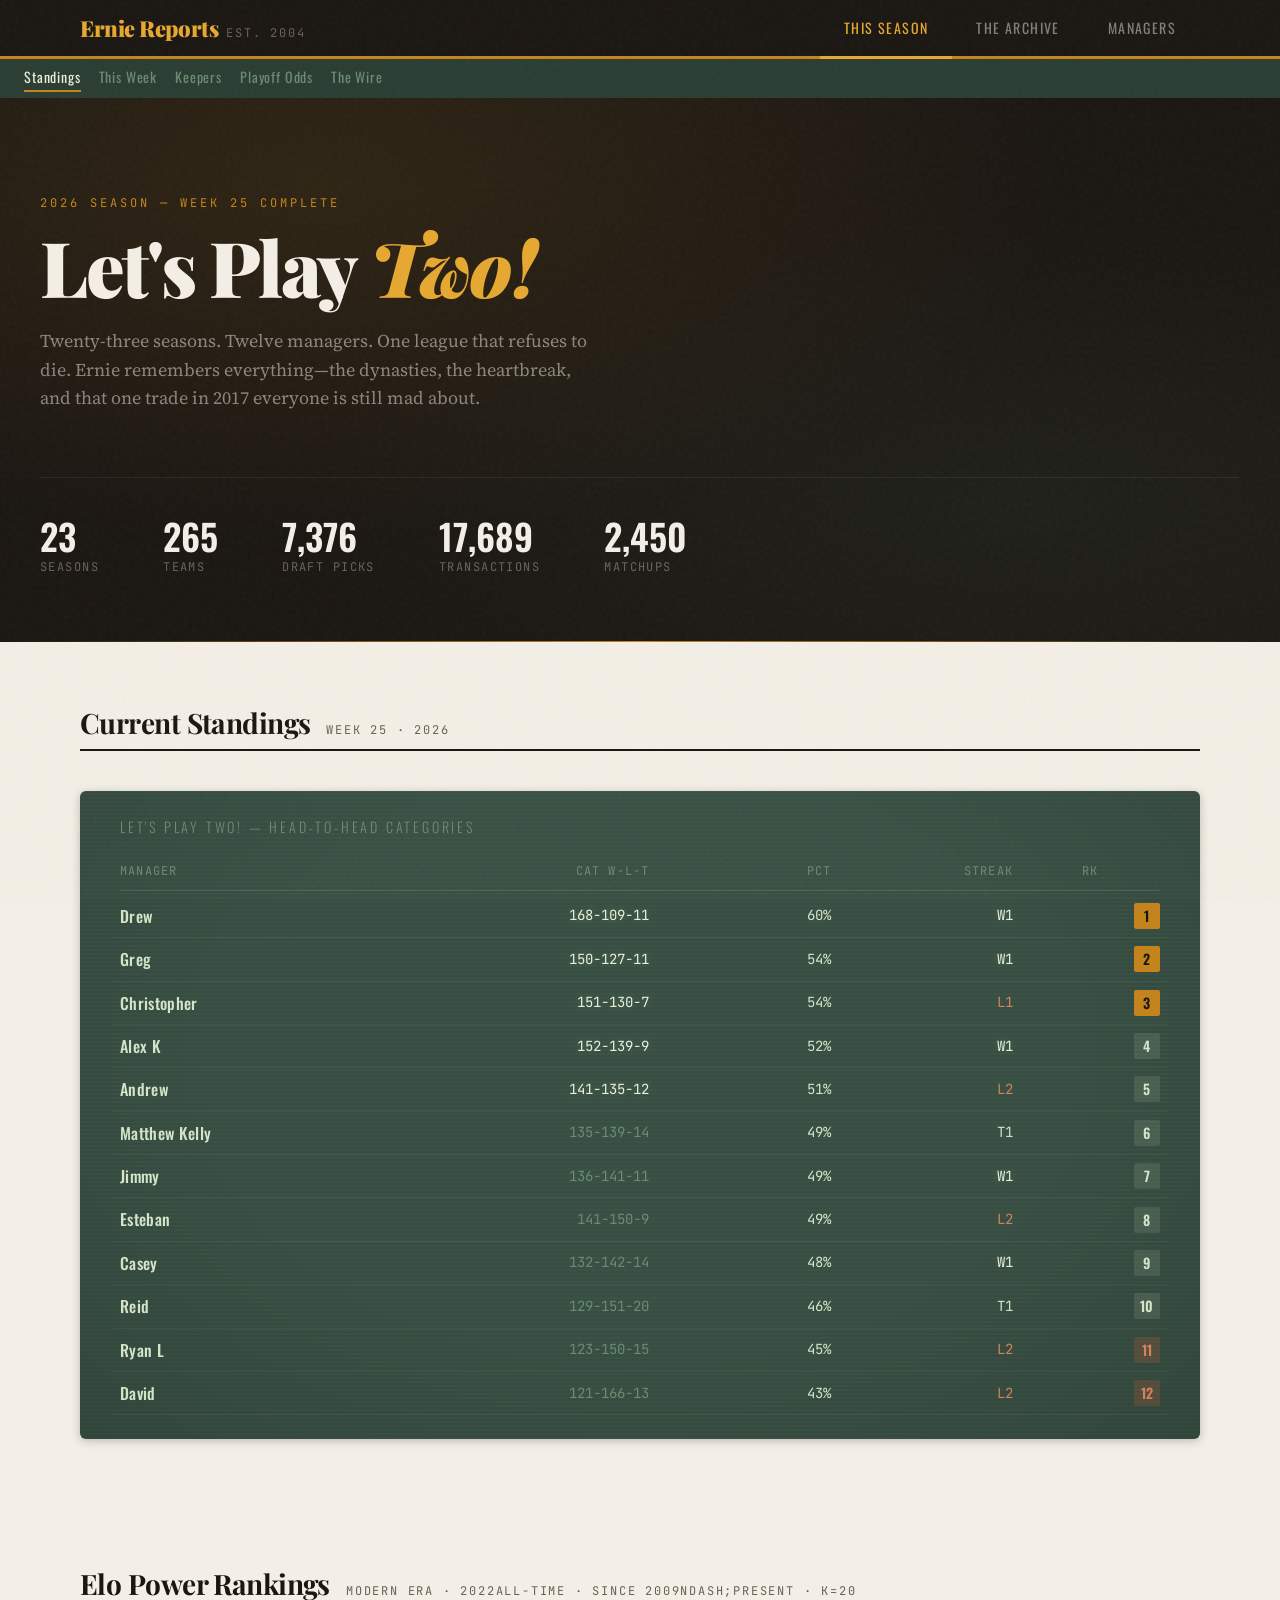
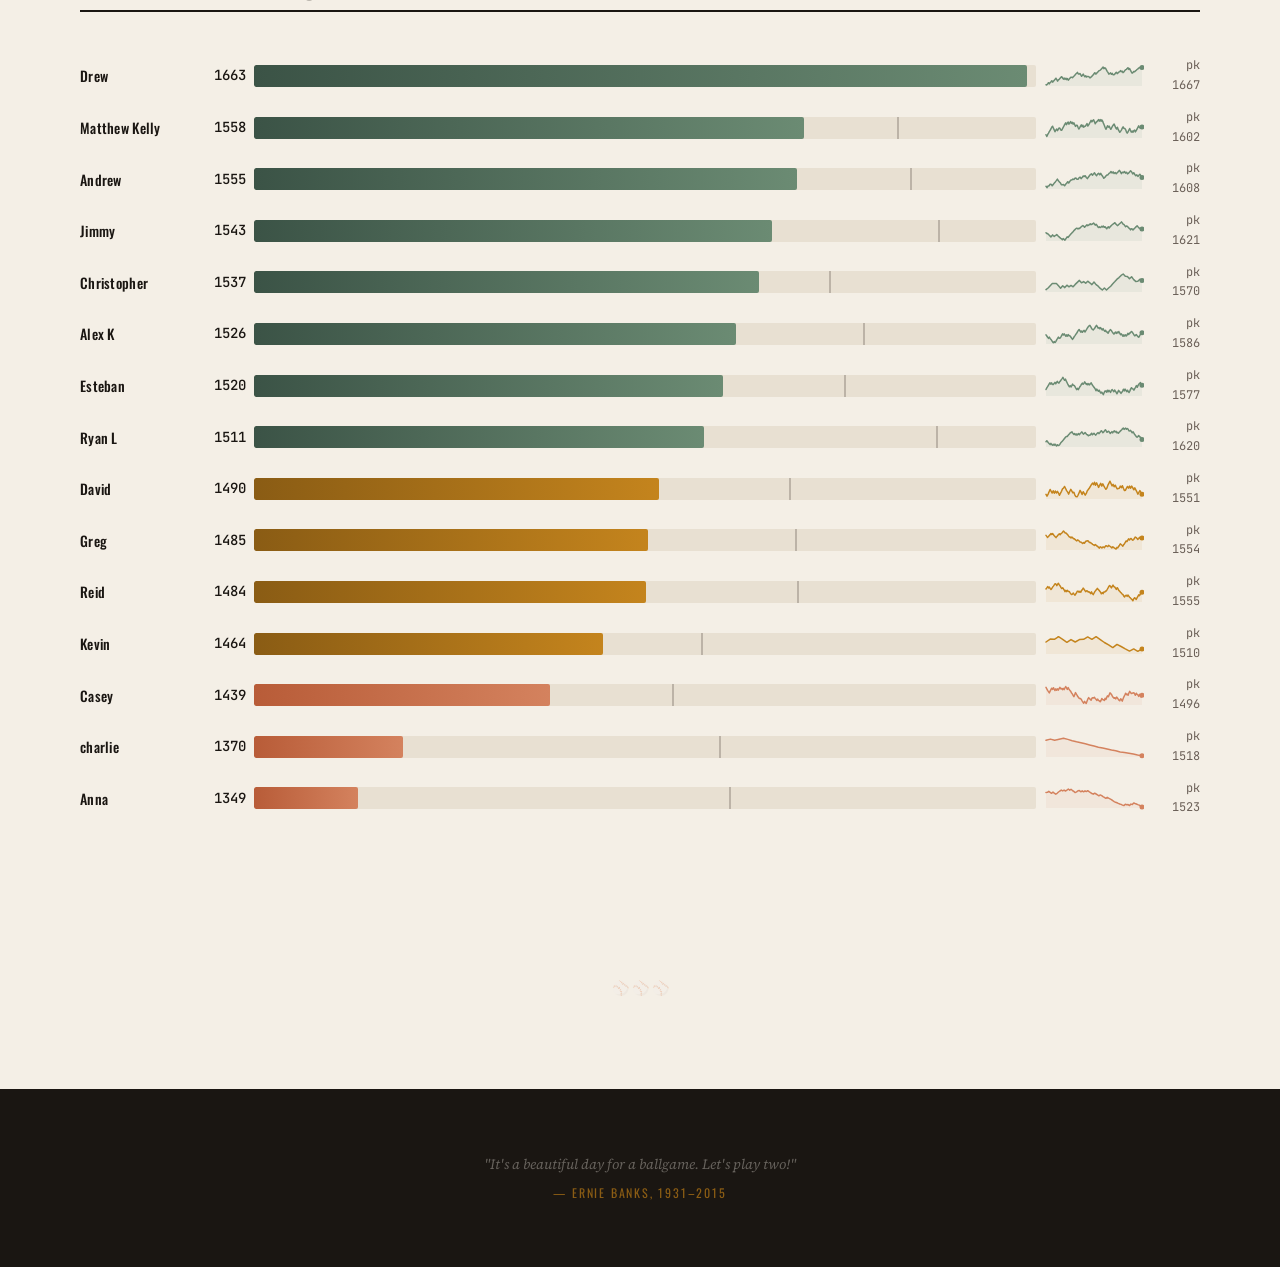
<file: index.html>
<!DOCTYPE html>
<html lang="en">
<head>
<meta charset="UTF-8">
<meta name="viewport" content="width=device-width, initial-scale=1.0">
<title>Ernie Reports — Let's Play Two!</title>
<meta name="description" content="Historical analytics and weekly coverage for the Let's Play Two! fantasy baseball league. Est. 2004.">

<!-- Fonts -->
<link rel="preconnect" href="https://fonts.googleapis.com">
<link rel="preconnect" href="https://fonts.gstatic.com" crossorigin>
<link href="https://fonts.googleapis.com/css2?family=Playfair+Display:ital,wght@0,400;0,700;0,900;1,400&family=Source+Serif+4:ital,opsz,wght@0,8..60,300;0,8..60,400;0,8..60,600;1,8..60,400&family=JetBrains+Mono:wght@300;400;500&family=Oswald:wght@300;400;500;600&display=swap" rel="stylesheet">

<!-- Styles -->
<link rel="stylesheet" href="src/css/tokens.css?v=202609231512">
<link rel="stylesheet" href="src/css/layout.css?v=202609231512">
<link rel="stylesheet" href="src/css/components.css?v=202609231512">

<!-- Data (auto-generated by: python -m src.cli export) -->
<script src="src/data/data.js?v=202609231512"></script>
<script src="src/data/keepers.js?v=202609231512"></script>
</head>
<body>

<!-- ════════════════════════════════════════════════════════
     NAVIGATION
     ════════════════════════════════════════════════════════ -->
<nav class="masthead">
  <div class="masthead-inner">
    <div class="masthead-brand">
      <span class="logo">Ernie Reports</span>
      <span class="byline">Est. 2004</span>
    </div>
    <div class="masthead-nav" id="section-nav">
      <a data-section="season" class="nav-section">This Season</a>
      <a data-section="archive" class="nav-section">The Archive</a>
      <a data-section="managers" class="nav-section">Managers</a>
    </div>
    <button class="hamburger" id="hamburger" aria-label="Menu">
      <span></span><span></span><span></span>
    </button>
  </div>
</nav>
<div class="subnav" id="subnav" style="background:var(--board-dark,#2A3D32);padding:6px 24px;display:flex;gap:18px;flex-wrap:wrap"></div>


<!-- ════════════════════════════════════════════════════════
     PAGE: HOME
     ════════════════════════════════════════════════════════ -->
<div id="page-home">

  <section class="hero">
    <div class="hero-inner">
      <div class="hero-eyebrow" id="hero-eyebrow">2026 Season</div>
      <h1 class="hero-title">Let's Play <em>Two!</em></h1>
      <p class="hero-subtitle">
        Twenty-three seasons. Twelve managers. One league that refuses to die.
        Ernie remembers everything&mdash;the dynasties, the heartbreak, and that
        one trade in 2017 everyone is still mad about.
      </p>
      <div class="hero-stats-strip">
        <div class="hero-stat">
          <div class="hero-stat-value" id="hero-stat-seasons">—</div>
          <div class="hero-stat-label">Seasons</div>
        </div>
        <div class="hero-stat">
          <div class="hero-stat-value" id="hero-stat-teams">—</div>
          <div class="hero-stat-label">Teams</div>
        </div>
        <div class="hero-stat">
          <div class="hero-stat-value" id="hero-stat-picks">—</div>
          <div class="hero-stat-label">Draft Picks</div>
        </div>
        <div class="hero-stat">
          <div class="hero-stat-value" id="hero-stat-txns">—</div>
          <div class="hero-stat-label">Transactions</div>
        </div>
        <div class="hero-stat">
          <div class="hero-stat-value" id="hero-stat-matchups">—</div>
          <div class="hero-stat-label">Matchups</div>
        </div>
      </div>
    </div>
  </section>

  <!-- Standings Scoreboard -->
  <section class="section animate-in">
    <div class="section-header">
      <h2 class="section-title">Current Standings</h2>
      <span class="section-subtitle" id="standings-subtitle">Loading...</span>
    </div>
    <div class="scoreboard">
      <div class="scoreboard-title">Let's Play Two! &mdash; Head-to-Head Categories</div>
      <div class="scoreboard-row cols-5 header">
        <span>Manager</span>
        <span style="text-align:right">Cat W-L-T</span>
        <span style="text-align:right">Pct</span>
        <span style="text-align:right">Streak</span>
        <span style="text-align:center">Rk</span>
      </div>
      <div id="standings-body"></div>
    </div>
  </section>

  <!-- Elo Power Rankings -->
  <section class="section animate-in">
    <div class="section-header">
      <h2 class="section-title">Elo Power Rankings</h2>
      <span class="section-subtitle">Modern Era &middot; 2022<span class="section-subtitle">All-Time &middot; Since 2009</span>ndash;Present &middot; K=20</span>
    </div>
    <div class="elo-timeline stagger" id="elo-body"></div>
  </section>

  <hr class="divider ornate">
</div>


<!-- ════════════════════════════════════════════════════════
     PAGE: MANAGERS
     ════════════════════════════════════════════════════════ -->
<div id="page-managers" style="display:none">
  <!-- rebuilt 2026-08: careers + rivalry grid, no composite grading -->
  <section class="section">
    <div class="section-header">
      <h2 class="section-title">Manager Profiles</h2>
      <span class="section-subtitle">Careers &amp; Rivalries &middot; Est. 2004</span>
    </div>
    <div class="manager-grid stagger" id="managers-grid"></div>
  </section>
</div>


<!-- ════════════════════════════════════════════════════════
     PAGE: MATCHUPS
     ════════════════════════════════════════════════════════ -->
<div id="page-keepers" style="display:none">
  <section class="section">
    <div class="section-header">
      <h2 class="section-title">Keeper Status</h2>
      <span class="section-subtitle" id="keepers-subtitle">2027 Outlook</span>
    </div>
    <p style="max-width:680px;color:var(--ink-muted);margin-bottom:var(--space-md)">
      Every rostered player's keeper contract for 2027 &mdash; price, origin, and the
      last year he can be kept. Rules: draft contracts run three years, in-season
      waiver claims one more year at the winning bid, and status travels with the
      player. <a id="keepers-download" href="downloads/LPT-Keeper-Status-2026.xlsx"
      style="color:var(--board)">Download the spreadsheet</a>.
    </p>
    <div id="keepers-filter" style="display:flex;gap:8px;flex-wrap:wrap;margin-bottom:var(--space-md)"></div>
    <div id="keepers-body"></div>
  </section>
</div>

<div id="page-report-cards" style="display:none">
  <section class="section">
    <div class="section-header">
      <h2 class="section-title">Season Report Cards</h2>
      <span class="section-subtitle" id="rc-subtitle">2026 Season</span>
    </div>
    <p style="max-width:720px;color:var(--ink-muted);margin-bottom:var(--space-md)">
      How each manager actually built his 2026 team &mdash; what the draft returned, what the
      wire and the trade market added, and what carries into next spring. Every figure is
      <strong>WAR</strong>: category wins above replacement, measured against what a
      freely available player would have produced in the same roster slot. Ranks are shown
      beside each number; there are no grades here, and no overall score.
    </p>
    <div id="rc-body"></div>
  </section>
</div>

<div id="page-matchups" style="display:none">
  <section class="section">
    <div class="section-header">
      <h2 class="section-title">Weekly Matchups</h2>
      <span class="section-subtitle" id="matchups-subtitle">Loading...</span>
    </div>
    <div class="matchup-stack" id="matchups-body"></div>
  </section>
</div>


<!-- ════════════════════════════════════════════════════════
     PAGE: DRAFT ROOM
     ════════════════════════════════════════════════════════ -->
<div id="page-draft" style="display:none">
  <section class="section">
    <div class="section-header">
      <h2 class="section-title">Draft Room</h2>
      <span class="section-subtitle">
        <select id="draft-year-select" style="font-family:var(--font-mono);font-size:var(--text-xs);
          background:var(--parchment);border:1px solid var(--parchment-deep);padding:2px 6px;
          border-radius:var(--radius);color:var(--ink-muted)"></select>
      </span>
    </div>
    <div id="draft-body"></div>
  </section>
</div>


<!-- ════════════════════════════════════════════════════════
     PAGE: SEASON REPLAY
     ════════════════════════════════════════════════════════ -->
<div id="page-replay" style="display:none">
  <section class="section">
    <div class="section-header">
      <h2 class="section-title">Season Replay</h2>
      <span class="section-subtitle">
        <select id="replay-year-select" style="font-family:var(--font-mono);font-size:var(--text-xs);
          background:var(--parchment);border:1px solid var(--parchment-deep);padding:2px 6px;
          border-radius:var(--radius);color:var(--ink-muted)"></select>
      </span>
    </div>

    <!-- Playback controls -->
    <div style="display:flex;align-items:center;gap:var(--space-md);margin-bottom:var(--space-lg)">
      <button id="replay-play" style="font-family:var(--font-stat);font-size:var(--text-sm);
        padding:var(--space-sm) var(--space-lg);background:var(--board);color:var(--board-text);
        border:none;border-radius:var(--radius);cursor:pointer;letter-spacing:0.05em">&#9654; Play</button>
      <button id="replay-reset" style="font-family:var(--font-stat);font-size:var(--text-sm);
        padding:var(--space-sm) var(--space-lg);background:var(--parchment-deep);color:var(--ink-muted);
        border:none;border-radius:var(--radius);cursor:pointer;letter-spacing:0.05em">&#8634; Reset</button>
      <span id="replay-week-label" style="font-family:var(--font-mono);font-size:var(--text-xs);color:var(--ink-muted)">Week 1</span>
      <div style="flex:1;height:4px;background:var(--parchment-deep);border-radius:99px;overflow:hidden">
        <div id="replay-progress" style="height:100%;width:0%;background:var(--amber);border-radius:99px;transition:width 0.3s ease"></div>
      </div>
    </div>

    <div id="replay-body"></div>
  </section>
</div>


<!-- ════════════════════════════════════════════════════════
     PAGE: POWER RANKINGS
     ════════════════════════════════════════════════════════ -->
<div id="page-power" style="display:none">
  <section class="section">
    <div class="section-header">
      <h2 class="section-title">Power Rankings</h2>
      <span class="section-subtitle">All-Time Composite</span>
    </div>
    <div class="two-col">
      <div id="power-body"></div>
      <div>
        <div class="scoreboard" style="position:sticky;top:80px" id="power-records-wrapper">
          <div class="scoreboard-title">All-Time Records</div>
          <div id="power-records"></div>
        </div>
      </div>
    </div>
  </section>
</div>


<!-- ════════════════════════════════════════════════════════
     PAGE: THE WIRE
     ════════════════════════════════════════════════════════ -->
<div id="page-wire" style="display:none">
  <section class="section">
    <div class="section-header">
      <h2 class="section-title">The Wire</h2>
      <span class="section-subtitle">Transaction Activity</span>
    </div>
    <div id="wire-body"></div>
  </section>
</div>


<!-- ════════════════════════════════════════════════════════
     PAGE: NEWSLETTER
     ════════════════════════════════════════════════════════ -->
<div id="page-newsletter" style="display:none">
  <section class="section">
    <div class="section-header">
      <h2 class="section-title">The Newsletter</h2>
      <span class="section-subtitle">Ernie's Column</span>
    </div>
    <div style="display:grid;grid-template-columns:220px 1fr;gap:var(--space-xl)">
      <!-- Archive sidebar -->
      <div style="border-right:1px solid var(--parchment-deep);padding-right:var(--space-md)">
        <div style="font-family:var(--font-mono);font-size:var(--text-xs);text-transform:uppercase;
          letter-spacing:0.15em;color:var(--ink-muted);margin-bottom:var(--space-md)">Archive</div>
        <div id="newsletter-list"></div>
      </div>
      <!-- Content -->
      <div class="newsletter-card" id="newsletter-content">
        <div style="padding:var(--space-xl);color:var(--ink-muted);font-style:italic">Select a newsletter...</div>
      </div>
    </div>
  </section>
</div>


<!-- ════════════════════════════════════════════════════════
     PAGE: HISTORY
     ════════════════════════════════════════════════════════ -->
<div id="page-odds" style="display:none">
  <section class="section">
    <div class="section-header">
      <h2 class="section-title">Playoff Odds</h2>
      <span class="section-subtitle">Model S &middot; 20,000 simulations weekly</span>
    </div>
    <p style="max-width:640px;color:var(--ink-muted);margin-bottom:var(--space-md)">
      Rest-of-season Monte Carlo: each week's odds are computed from what was knowable
      that week &mdash; records to date, the real remaining schedule, and team quality
      from weekly category performances. Click legend names to highlight teams; switch
      metrics for byes, the title, and the Last Derby.
    </p>
    <iframe src="playoff-odds.html" title="Interactive playoff odds chart"
      style="width:100%;height:720px;border:1px solid var(--parchment-deep);border-radius:8px;background:#fcfcfb"></iframe>
  </section>
</div>

<div id="page-records" style="display:none">
  <section class="section">
    <div class="section-header">
      <h2 class="section-title">Records &amp; Champions</h2>
      <span class="section-subtitle">The Permanent Ledger</span>
    </div>
    <div id="records-champions"></div>
    <div class="two-col" style="margin-top:var(--space-xl)">
      <div id="records-alltime"></div>
      <div id="records-titles"></div>
    </div>
  </section>
</div>

<div id="page-history" style="display:none">
  <section class="section">
    <div class="section-header">
      <h2 class="section-title">League History</h2>
      <span class="section-subtitle">The Complete Record</span>
    </div>
    <div class="two-col">
      <div class="timeline stagger" id="history-timeline"></div>
      <div>
        <div class="scoreboard" style="position:sticky;top:80px" id="history-champs"></div>
      </div>
    </div>
  </section>
</div>


<!-- ════════════════════════════════════════════════════════
     FOOTER
     ════════════════════════════════════════════════════════ -->
<footer class="site-footer">
  <p>"It's a beautiful day for a ballgame. Let's play two!"</p>
  <span class="attribution">&mdash; Ernie Banks, 1931&ndash;2015</span>
</footer>

<!-- App Script -->
<script src="src/js/app.js?v=202609231512"></script>

</body>
</html>
</file>
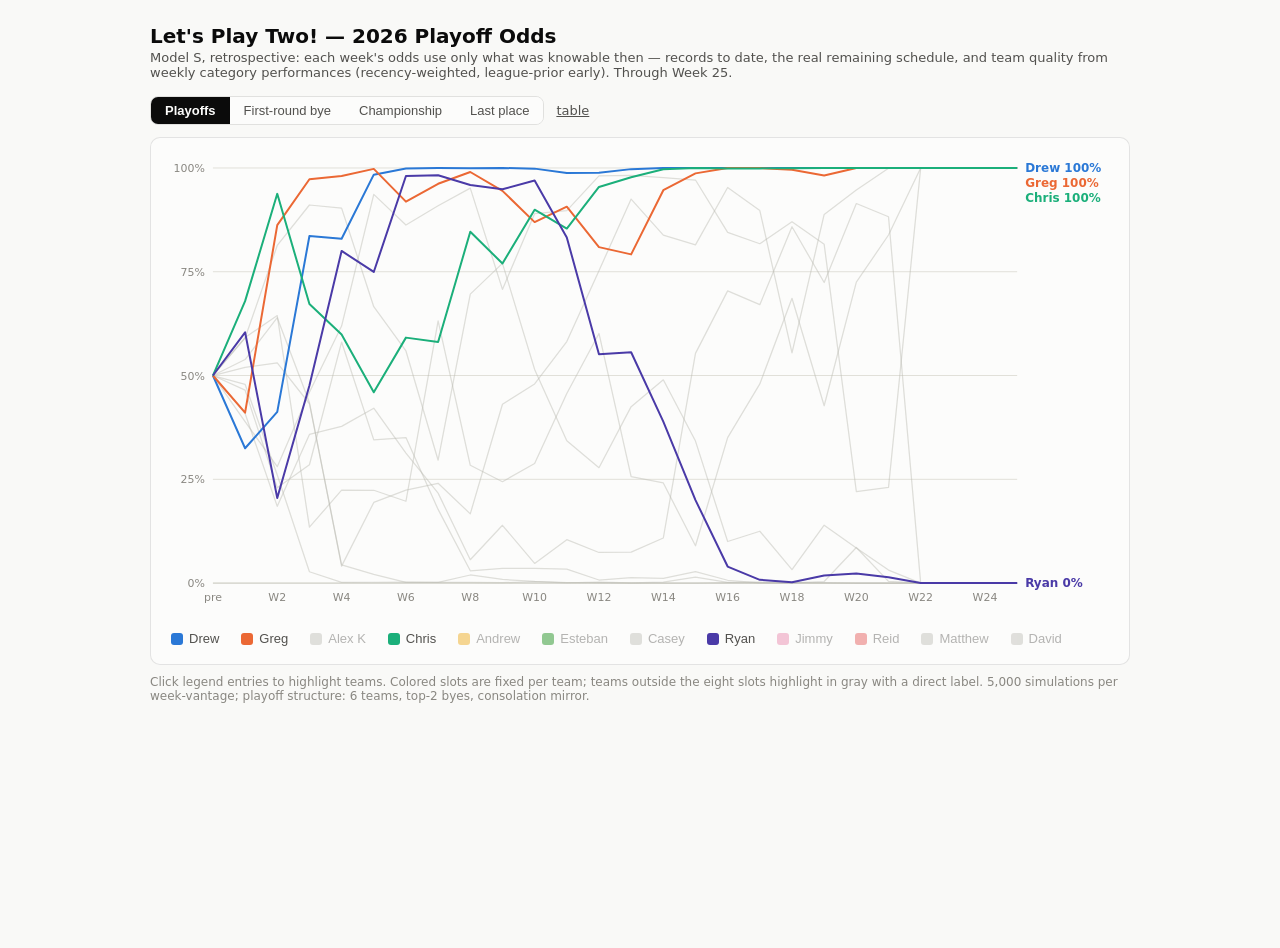
<file: playoff-odds.html>
<!doctype html>
<html lang="en" data-theme="light"><head><meta charset="utf-8">
<meta name="viewport" content="width=device-width, initial-scale=1">
<title>LPT 2026 — Playoff Odds</title>
<style>
.viz-root {
  color-scheme: light;
  --surface-1:#fcfcfb; --page:#f9f9f7;
  --ink-1:#0b0b0b; --ink-2:#52514e; --muted:#898781;
  --grid:#e1e0d9; --axis:#c3c2b7; --ring:rgba(11,11,11,0.10);
  --gray-line:#b9b8b0;
}
@media (prefers-color-scheme: dark) {
  :root:where(:not([data-theme="light"])) .viz-root {
    color-scheme: dark;
    --surface-1:#1a1a19; --page:#0d0d0d;
    --ink-1:#ffffff; --ink-2:#c3c2b7; --muted:#898781;
    --grid:#2c2c2a; --axis:#383835; --ring:rgba(255,255,255,0.10);
    --gray-line:#55544f;
  }
}
:root[data-theme="dark"] .viz-root {
  color-scheme: dark;
  --surface-1:#1a1a19; --page:#0d0d0d;
  --ink-1:#ffffff; --ink-2:#c3c2b7; --muted:#898781;
  --grid:#2c2c2a; --axis:#383835; --ring:rgba(255,255,255,0.10);
  --gray-line:#55544f;
}
body { margin:0; font-family: system-ui, -apple-system, "Segoe UI", sans-serif; }
.viz-root { background:var(--page); color:var(--ink-1); min-height:100vh; padding:24px 16px; }
.wrap { max-width: 980px; margin: 0 auto; }
h1 { font-size: 20px; margin: 0 0 2px; }
.sub { color: var(--ink-2); font-size: 13px; margin-bottom: 16px; }
.controls { display:flex; gap:12px; flex-wrap:wrap; align-items:center; margin-bottom:12px; }
.seg { display:inline-flex; border:1px solid var(--ring); border-radius:8px; overflow:hidden; }
.seg button { border:0; background:var(--surface-1); color:var(--ink-2); padding:6px 14px; font-size:13px; cursor:pointer; }
.seg button.on { background:var(--ink-1); color:var(--surface-1); font-weight:600; }
.card { background:var(--surface-1); border:1px solid var(--ring); border-radius:10px; padding:16px; }
svg text { font-family: inherit; }
.tick { font-size:11px; fill:var(--muted); font-variant-numeric: tabular-nums; }
.dlabel { font-size:12px; font-weight:600; }
.legend { display:flex; flex-wrap:wrap; gap:6px 14px; margin-top:12px; }
.chip { display:inline-flex; align-items:center; gap:6px; font-size:13px; color:var(--ink-2);
        cursor:pointer; border:0; background:none; padding:2px 4px; border-radius:6px; }
.chip .sw { width:12px; height:12px; border-radius:3px; }
.chip.off { opacity:.42; }
.chip:hover { background:var(--ring); }
.tt { position:absolute; pointer-events:none; background:var(--surface-1); border:1px solid var(--ring);
      border-radius:8px; padding:8px 10px; font-size:12px; box-shadow:0 2px 10px rgba(0,0,0,.12);
      min-width:150px; display:none; }
.tt .wk { color:var(--muted); margin-bottom:4px; }
.tt .row { display:flex; justify-content:space-between; gap:12px; }
.tt .val { font-variant-numeric: tabular-nums; }
table { border-collapse:collapse; font-size:12px; margin-top:12px; width:100%; }
th, td { border:1px solid var(--grid); padding:3px 7px; text-align:right; font-variant-numeric:tabular-nums; }
th:first-child, td:first-child { text-align:left; }
.foot { color:var(--muted); font-size:12px; margin-top:10px; }
a.tgl { color:var(--ink-2); font-size:13px; cursor:pointer; text-decoration:underline; }
</style></head>
<body><div class="viz-root"><div class="wrap">
<h1>Let's Play Two! — 2026 Playoff Odds</h1>
<div class="sub">Model S, retrospective: each week's odds use only what was knowable then —
records to date, the real remaining schedule, and team quality from weekly category
performances (recency-weighted, league-prior early). Through Week 25.</div>
<div class="controls">
  <div class="seg" id="seg"></div>
  <a class="tgl" id="tabletgl">table</a>
</div>
<div class="card" style="position:relative">
  <svg id="chart" width="100%" viewBox="0 0 948 460" role="img" aria-label="Playoff odds by week"></svg>
  <div class="tt" id="tt"></div>
  <div class="legend" id="legend"></div>
</div>
<div id="tablewrap" style="display:none" class="card"></div>
<div class="foot">Click legend entries to highlight teams. Colored slots are fixed per team;
teams outside the eight slots highlight in gray with a direct label. 5,000 simulations per
week-vantage; playoff structure: 6 teams, top-2 byes, consolation mirror.</div>
</div></div>
<script>
const DATA = [{"id": "1581", "team": "Socking a Few Dingers", "mgr": "Drew", "label": "Drew", "slot": 0, "on": true, "series": {"playoffs": [0.5, 0.3248, 0.4124, 0.836, 0.8294, 0.9839, 0.9988, 0.9999, 0.9995, 0.9999, 0.9984, 0.9879, 0.9886, 0.9972, 0.9999, 1.0, 1.0, 1.0, 1.0, 1.0, 1.0, 1.0, 1.0, 1.0, 1.0, 1.0], "bye": [0.1667, 0.0754, 0.0643, 0.3737, 0.3088, 0.6696, 0.8996, 0.9657, 0.8945, 0.9682, 0.8663, 0.7544, 0.6673, 0.7776, 0.9567, 0.9626, 0.9692, 0.986, 0.9943, 0.9997, 1.0, 1.0, 1.0, 1.0, 1.0, 1.0], "first": [0.0833, 0.0459, 0.0415, 0.1807, 0.1441, 0.2674, 0.3904, 0.4759, 0.4388, 0.5481, 0.425, 0.3393, 0.3009, 0.3503, 0.458, 0.5114, 0.4894, 0.5002, 0.4795, 0.5242, 0.5603, 0.5817, 0.5287, 0.5473, 0.5705, 1.0], "last": [0.0833, 0.1338, 0.0704, 0.0066, 0.0037, 0.0001, 0.0, 0.0, 0.0, 0.0, 0.0, 0.0, 0.0, 0.0, 0.0, 0.0, 0.0, 0.0, 0.0, 0.0, 0.0, 0.0, 0.0, 0.0, 0.0, 0.0]}}, {"id": "1582", "team": "Lollygaggers", "mgr": "Greg", "label": "Greg", "slot": 1, "on": true, "series": {"playoffs": [0.5, 0.4106, 0.8623, 0.9729, 0.9808, 0.9978, 0.9189, 0.9619, 0.9903, 0.9448, 0.8696, 0.9068, 0.8093, 0.7918, 0.9465, 0.987, 0.9997, 0.9997, 0.9955, 0.982, 0.9998, 1.0, 1.0, 1.0, 1.0, 1.0], "bye": [0.1667, 0.1099, 0.4137, 0.7366, 0.7432, 0.8472, 0.2797, 0.3308, 0.5708, 0.3919, 0.198, 0.3606, 0.1357, 0.0608, 0.1442, 0.1461, 0.6865, 0.6997, 0.3375, 0.1398, 0.412, 0.798, 0.0, 0.0, 0.0, 0.0], "first": [0.0833, 0.0599, 0.2384, 0.3971, 0.387, 0.4021, 0.1486, 0.1397, 0.2332, 0.1425, 0.0824, 0.1306, 0.0651, 0.0411, 0.0687, 0.0704, 0.1965, 0.199, 0.1075, 0.0607, 0.0953, 0.1204, 0.0355, 0.0, 0.0, 0.0], "last": [0.0833, 0.103, 0.0062, 0.0005, 0.0001, 0.0, 0.0016, 0.0004, 0.0, 0.0006, 0.0023, 0.0013, 0.0026, 0.0026, 0.0004, 0.0001, 0.0, 0.0, 0.0, 0.0, 0.0, 0.0, 0.0, 0.0, 0.0, 0.0]}}, {"id": "1585", "team": "The Tie-broken-ers", "mgr": "Alex K", "label": "Alex K", "slot": -1, "on": false, "series": {"playoffs": [0.5, 0.3889, 0.2805, 0.4599, 0.6191, 0.9364, 0.8625, 0.9091, 0.9515, 0.7075, 0.8898, 0.8974, 0.981, 0.9824, 0.9765, 0.971, 0.845, 0.8175, 0.8703, 0.8163, 0.2206, 0.2304, 1.0, 1.0, 1.0, 1.0], "bye": [0.1667, 0.1017, 0.0315, 0.0527, 0.0922, 0.3043, 0.1261, 0.1246, 0.1817, 0.0839, 0.2512, 0.3426, 0.6108, 0.4825, 0.2557, 0.0898, 0.0083, 0.0047, 0.0186, 0.0063, 0.0, 0.0, 0.0, 0.0, 0.0, 0.0], "first": [0.0833, 0.058, 0.0199, 0.0379, 0.0702, 0.1855, 0.1186, 0.1174, 0.1476, 0.0675, 0.1536, 0.1999, 0.306, 0.2633, 0.175, 0.1008, 0.0505, 0.0495, 0.0542, 0.0408, 0.0067, 0.0072, 0.0378, 0.0904, 0.0, 0.0], "last": [0.0833, 0.1139, 0.1231, 0.0447, 0.0101, 0.0008, 0.0018, 0.0006, 0.0002, 0.0066, 0.0012, 0.001, 0.0001, 0.0001, 0.0, 0.0001, 0.0007, 0.0003, 0.0, 0.0007, 0.0382, 0.0163, 0.0, 0.0, 0.0, 0.0]}}, {"id": "1586", "team": "Loser By Committee", "mgr": "Christopher", "label": "Chris", "slot": 2, "on": true, "series": {"playoffs": [0.5, 0.6792, 0.9377, 0.6724, 0.599, 0.4597, 0.5913, 0.5807, 0.8463, 0.7699, 0.8994, 0.854, 0.9542, 0.9778, 0.997, 0.9998, 0.9986, 0.999, 0.9994, 0.9999, 1.0, 1.0, 1.0, 1.0, 1.0, 1.0], "bye": [0.1667, 0.2947, 0.6553, 0.1444, 0.0853, 0.0153, 0.0184, 0.0093, 0.0515, 0.0738, 0.1874, 0.2173, 0.4007, 0.4013, 0.5804, 0.7844, 0.308, 0.2978, 0.6247, 0.8179, 0.5683, 0.2, 1.0, 1.0, 1.0, 1.0], "first": [0.0833, 0.1283, 0.2859, 0.0684, 0.0462, 0.0164, 0.0266, 0.0226, 0.0498, 0.0496, 0.1101, 0.1072, 0.1582, 0.1495, 0.1979, 0.2407, 0.1392, 0.1366, 0.2401, 0.2536, 0.2177, 0.1621, 0.2914, 0.2753, 0.4295, 0.0], "last": [0.0833, 0.0441, 0.003, 0.0248, 0.0161, 0.028, 0.0116, 0.008, 0.0016, 0.0027, 0.0006, 0.0012, 0.0, 0.0001, 0.0, 0.0, 0.0, 0.0, 0.0, 0.0, 0.0, 0.0, 0.0, 0.0, 0.0, 0.0]}}, {"id": "1587", "team": "The LA Salary Caps", "mgr": "Andrew", "label": "Andrew", "slot": 3, "on": false, "series": {"playoffs": [0.5, 0.5385, 0.6392, 0.4351, 0.0409, 0.1943, 0.2239, 0.2404, 0.1668, 0.4309, 0.4796, 0.5818, 0.7525, 0.9251, 0.8384, 0.8147, 0.953, 0.8975, 0.5545, 0.8881, 0.9469, 0.9993, 1.0, 1.0, 1.0, 1.0], "bye": [0.1667, 0.1831, 0.1454, 0.0439, 0.0012, 0.0035, 0.0026, 0.0016, 0.0005, 0.0173, 0.022, 0.0644, 0.1077, 0.245, 0.0558, 0.0124, 0.0253, 0.009, 0.0034, 0.0317, 0.0122, 0.002, 0.0, 0.0, 0.0, 0.0], "first": [0.0833, 0.092, 0.0819, 0.0329, 0.0009, 0.0043, 0.0054, 0.005, 0.0028, 0.0175, 0.0306, 0.0678, 0.0909, 0.1613, 0.0786, 0.0514, 0.0941, 0.0797, 0.037, 0.0742, 0.058, 0.0784, 0.0681, 0.0, 0.0, 0.0], "last": [0.0833, 0.0703, 0.0306, 0.0511, 0.2169, 0.0988, 0.0676, 0.0535, 0.0504, 0.019, 0.0146, 0.0078, 0.0024, 0.0002, 0.0018, 0.0022, 0.0001, 0.0, 0.0007, 0.0001, 0.0001, 0.0, 0.0, 0.0, 0.0, 0.0]}}, {"id": "1589", "team": "Dinglerberries", "mgr": "Esteban", "label": "Esteban", "slot": 5, "on": false, "series": {"playoffs": [0.5, 0.5915, 0.6444, 0.1346, 0.2238, 0.2236, 0.1971, 0.6318, 0.2838, 0.2442, 0.2881, 0.4566, 0.6013, 0.2562, 0.2412, 0.0899, 0.3505, 0.4798, 0.6861, 0.4272, 0.7248, 0.8385, 1.0, 1.0, 1.0, 1.0], "bye": [0.1667, 0.219, 0.1651, 0.0085, 0.0124, 0.0032, 0.0016, 0.0207, 0.0023, 0.0044, 0.0058, 0.0279, 0.0333, 0.0027, 0.0009, 0.0001, 0.0, 0.0002, 0.0048, 0.001, 0.0005, 0.0, 0.0, 0.0, 0.0, 0.0], "first": [0.0833, 0.1046, 0.0667, 0.0047, 0.0099, 0.0062, 0.005, 0.0317, 0.0093, 0.0116, 0.0201, 0.0426, 0.0432, 0.0097, 0.0087, 0.0024, 0.0107, 0.0145, 0.0482, 0.0251, 0.0322, 0.0325, 0.0385, 0.087, 0.0, 0.0], "last": [0.0833, 0.0594, 0.0388, 0.2397, 0.0858, 0.0713, 0.0634, 0.0099, 0.0247, 0.0287, 0.0227, 0.0109, 0.0051, 0.033, 0.0386, 0.1071, 0.0133, 0.0025, 0.0005, 0.0063, 0.0035, 0.0, 0.0, 0.0, 0.0, 0.0]}}, {"id": "1583", "team": "'Tungsten Arm' O'Doyle", "mgr": "Casey", "label": "Casey", "slot": -1, "on": false, "series": {"playoffs": [0.5, 0.5904, 0.8133, 0.9108, 0.9032, 0.6657, 0.5592, 0.296, 0.6962, 0.7702, 0.5148, 0.3427, 0.278, 0.425, 0.4897, 0.3421, 0.1001, 0.1249, 0.0324, 0.1394, 0.0847, 0.0313, 0.0, 0.0, 0.0, 0.0], "bye": [0.1667, 0.2188, 0.3366, 0.4558, 0.3535, 0.0432, 0.0226, 0.0043, 0.0283, 0.0807, 0.0211, 0.0168, 0.0065, 0.0065, 0.003, 0.0002, 0.0, 0.0, 0.0, 0.0, 0.0, 0.0, 0.0, 0.0, 0.0, 0.0], "first": [0.0833, 0.1045, 0.15, 0.1631, 0.1171, 0.0241, 0.019, 0.0051, 0.0177, 0.0282, 0.0147, 0.0094, 0.0039, 0.0064, 0.0047, 0.0026, 0.0005, 0.0008, 0.0001, 0.001, 0.0006, 0.0002, 0.0, 0.0, 0.0, 0.0], "last": [0.0833, 0.0611, 0.0112, 0.0032, 0.0019, 0.0142, 0.0222, 0.0636, 0.0087, 0.0057, 0.0225, 0.0445, 0.0446, 0.0255, 0.0241, 0.0551, 0.1075, 0.0477, 0.0874, 0.0729, 0.1041, 0.0552, 0.1764, 0.3131, 0.0, 0.0]}}, {"id": "1584", "team": "Sandberg's Cubbies", "mgr": "Ryan L", "label": "Ryan", "slot": 6, "on": true, "series": {"playoffs": [0.5, 0.6041, 0.2048, 0.4759, 0.8001, 0.7495, 0.9806, 0.9826, 0.9588, 0.9487, 0.9699, 0.8325, 0.5512, 0.5561, 0.3889, 0.1999, 0.0398, 0.0079, 0.0022, 0.0182, 0.0231, 0.014, 0.0, 0.0, 0.0, 0.0], "bye": [0.1667, 0.2303, 0.0207, 0.0718, 0.262, 0.0867, 0.6324, 0.5393, 0.2699, 0.3777, 0.4478, 0.2139, 0.0374, 0.0234, 0.0032, 0.0003, 0.0, 0.0, 0.0, 0.0, 0.0, 0.0, 0.0, 0.0, 0.0, 0.0], "first": [0.0833, 0.1065, 0.0118, 0.0383, 0.1342, 0.0615, 0.2556, 0.1911, 0.0992, 0.1284, 0.1618, 0.0985, 0.0301, 0.0168, 0.0072, 0.0023, 0.0004, 0.0001, 0.0, 0.0002, 0.0001, 0.0001, 0.0, 0.0, 0.0, 0.0], "last": [0.0833, 0.0567, 0.1861, 0.0561, 0.0055, 0.0067, 0.0001, 0.0, 0.0004, 0.0004, 0.0002, 0.0026, 0.0084, 0.0125, 0.0323, 0.1111, 0.2604, 0.323, 0.3515, 0.3294, 0.3496, 0.4043, 0.4122, 0.6869, 1.0, 1.0]}}, {"id": "1588", "team": "Le Bon Mart\u00e9", "mgr": "Jimmy", "label": "Jimmy", "slot": 4, "on": false, "series": {"playoffs": [0.5, 0.4086, 0.1848, 0.3581, 0.3776, 0.4212, 0.3131, 0.2167, 0.0563, 0.1392, 0.0474, 0.1045, 0.0737, 0.0746, 0.1086, 0.5533, 0.7039, 0.6707, 0.8584, 0.724, 0.9143, 0.8824, 0.0, 0.0, 0.0, 0.0], "bye": [0.1667, 0.1106, 0.0149, 0.0358, 0.036, 0.0156, 0.0069, 0.0022, 0.0003, 0.002, 0.0002, 0.0019, 0.0006, 0.0002, 0.0001, 0.0042, 0.0026, 0.0026, 0.0167, 0.0036, 0.0071, 0.0, 0.0, 0.0, 0.0, 0.0], "first": [0.0833, 0.0625, 0.0099, 0.0317, 0.0315, 0.019, 0.0141, 0.0069, 0.001, 0.0056, 0.0011, 0.0035, 0.0014, 0.0015, 0.001, 0.0172, 0.0185, 0.0195, 0.0333, 0.02, 0.0261, 0.0172, 0.0, 0.0, 0.0, 0.0], "last": [0.0833, 0.1034, 0.1818, 0.0682, 0.0337, 0.0297, 0.0307, 0.0415, 0.1136, 0.0644, 0.1468, 0.0953, 0.0977, 0.1074, 0.1007, 0.0207, 0.0054, 0.0027, 0.0003, 0.0045, 0.0014, 0.0025, 0.0, 0.0, 0.0, 0.0]}}, {"id": "1590", "team": "The Sin Eaters!", "mgr": "Reid", "label": "Reid", "slot": 7, "on": false, "series": {"playoffs": [0.5, 0.4788, 0.2605, 0.0273, 0.0017, 0.002, 0.0024, 0.0015, 0.0195, 0.0087, 0.004, 0.0014, 0.0002, 0.0001, 0.0, 0.0001, 0.001, 0.0001, 0.0, 0.0, 0.0, 0.0, 0.0, 0.0, 0.0, 0.0], "bye": [0.1667, 0.1477, 0.0274, 0.0007, 0.0, 0.0, 0.0, 0.0, 0.0, 0.0, 0.0, 0.0, 0.0, 0.0, 0.0, 0.0, 0.0, 0.0, 0.0, 0.0, 0.0, 0.0, 0.0, 0.0, 0.0, 0.0], "first": [0.0833, 0.0774, 0.0202, 0.0009, 0.0, 0.0, 0.0, 0.0, 0.0003, 0.0001, 0.0, 0.0, 0.0, 0.0, 0.0, 0.0, 0.0, 0.0, 0.0, 0.0, 0.0, 0.0, 0.0, 0.0, 0.0, 0.0], "last": [0.0833, 0.0862, 0.1207, 0.3313, 0.3881, 0.4152, 0.3681, 0.3733, 0.1946, 0.2432, 0.2759, 0.2576, 0.349, 0.3419, 0.4223, 0.3738, 0.2415, 0.2436, 0.2711, 0.2393, 0.1573, 0.1121, 0.0912, 0.0, 0.0, 0.0]}}, {"id": "1591", "team": "The Parte's Over", "mgr": "Matthew Kelly", "label": "Matthew", "slot": -1, "on": false, "series": {"playoffs": [0.5, 0.5197, 0.5305, 0.432, 0.0438, 0.0208, 0.0017, 0.0019, 0.0015, 0.0008, 0.0034, 0.0007, 0.0025, 0.0006, 0.0022, 0.0146, 0.0017, 0.0021, 0.0002, 0.0037, 0.0858, 0.0041, 0.0, 0.0, 0.0, 0.0], "bye": [0.1667, 0.1704, 0.1018, 0.0479, 0.001, 0.0001, 0.0, 0.0, 0.0, 0.0, 0.0, 0.0, 0.0, 0.0, 0.0, 0.0, 0.0, 0.0, 0.0, 0.0, 0.0, 0.0, 0.0, 0.0, 0.0, 0.0], "first": [0.0833, 0.0881, 0.0618, 0.0325, 0.001, 0.0002, 0.0, 0.0, 0.0, 0.0, 0.0001, 0.0, 0.0001, 0.0, 0.0, 0.0005, 0.0001, 0.0, 0.0, 0.0001, 0.0031, 0.0002, 0.0, 0.0, 0.0, 0.0], "last": [0.0833, 0.0787, 0.0468, 0.0479, 0.2203, 0.2921, 0.3964, 0.3832, 0.4276, 0.4943, 0.3685, 0.4539, 0.3199, 0.3316, 0.2356, 0.1801, 0.1706, 0.1545, 0.1394, 0.1221, 0.0645, 0.0713, 0.0, 0.0, 0.0, 0.0]}}, {"id": "1592", "team": "Raleighing the Loser's Bracket", "mgr": "David", "label": "David", "slot": -1, "on": false, "series": {"playoffs": [0.5, 0.4649, 0.2295, 0.285, 0.5806, 0.3451, 0.3505, 0.1775, 0.0295, 0.0354, 0.0357, 0.0338, 0.0074, 0.0133, 0.0112, 0.0278, 0.0068, 0.0007, 0.0011, 0.0009, 0.0, 0.0, 0.0, 0.0, 0.0, 0.0], "bye": [0.1667, 0.1385, 0.0232, 0.0281, 0.1045, 0.0111, 0.0101, 0.0014, 0.0, 0.0001, 0.0001, 0.0003, 0.0001, 0.0, 0.0, 0.0, 0.0, 0.0, 0.0, 0.0, 0.0, 0.0, 0.0, 0.0, 0.0, 0.0], "first": [0.0833, 0.0724, 0.0119, 0.0119, 0.0578, 0.0133, 0.0168, 0.0046, 0.0004, 0.0009, 0.0006, 0.0012, 0.0002, 0.0002, 0.0002, 0.0004, 0.0, 0.0, 0.0, 0.0, 0.0, 0.0, 0.0, 0.0, 0.0, 0.0], "last": [0.0833, 0.0893, 0.1812, 0.126, 0.0178, 0.0431, 0.0365, 0.066, 0.1782, 0.1343, 0.1447, 0.1239, 0.1702, 0.1452, 0.1443, 0.1498, 0.2005, 0.2256, 0.149, 0.2246, 0.2813, 0.3383, 0.3203, 0.0, 0.0, 0.0]}}], WEEKS = [0, 1, 2, 3, 4, 5, 6, 7, 8, 9, 10, 11, 12, 13, 14, 15, 16, 17, 18, 19, 20, 21, 22, 23, 24, 25], LIGHTC = ["#2a78d6", "#eb6834", "#1baf7a", "#eda100", "#e87ba4", "#008300", "#4a3aa7", "#e34948"], DARKC = ["#3987e5", "#d95926", "#199e70", "#c98500", "#d55181", "#008300", "#9085e9", "#e66767"];
const METRICS = [["playoffs","Playoffs"],["bye","First-round bye"],["first","Championship"],["last","Last place"]];
let metric = "playoffs";
const dark = () => matchMedia && matchMedia('(prefers-color-scheme: dark)').matches;
const colorOf = t => t.slot >= 0 ? (dark() ? DARKC : LIGHTC)[t.slot] : getComputedStyle(document.querySelector('.viz-root')).getPropertyValue('--gray-line').trim();

const M = {l:46, r:96, t:14, b:30}, W = 948, H = 460;
const X = w => M.l + (W - M.l - M.r) * (w - WEEKS[0]) / (WEEKS[WEEKS.length-1] - WEEKS[0]);
const Y = p => M.t + (H - M.t - M.b) * (1 - p);

function draw() {
  const svg = document.getElementById('chart');
  const ink = getComputedStyle(document.querySelector('.viz-root'));
  let s = '';
  for (let p = 0; p <= 1.0001; p += 0.25) {
    s += `<line x1="${M.l}" y1="${Y(p)}" x2="${W-M.r}" y2="${Y(p)}" stroke="${p===0?ink.getPropertyValue('--axis'):ink.getPropertyValue('--grid')}" stroke-width="1"/>`;
    s += `<text class="tick" x="${M.l-8}" y="${Y(p)+4}" text-anchor="end">${Math.round(p*100)}%</text>`;
  }
  for (const w of WEEKS) if (w % 2 === 0)
    s += `<text class="tick" x="${X(w)}" y="${H-M.b+18}" text-anchor="middle">${w===0?'pre':'W'+w}</text>`;
  const on = DATA.filter(t => t.on), off = DATA.filter(t => !t.on);
  for (const t of off) s += path(t, ink.getPropertyValue('--gray-line').trim(), 1.25, .45);
  for (const t of on) if (t.slot < 0) s += path(t, colorOf(t), 2.5, 1);
  for (const t of on) if (t.slot >= 0) s += path(t, colorOf(t), 2, 1);
  // direct labels, collision-nudged
  const labs = on.map(t => ({t, y: Y(t.series[metric][t.series[metric].length-1])}))
                 .sort((a,b) => a.y - b.y);
  for (let i = 1; i < labs.length; i++)
    if (labs[i].y - labs[i-1].y < 15) labs[i].y = labs[i-1].y + 15;
  for (const {t, y} of labs)
    s += `<text class="dlabel" x="${W-M.r+8}" y="${y+4}" fill="${colorOf(t)}">${t.label} ${pct(t.series[metric][t.series[metric].length-1])}</text>`;
  s += `<line id="xhair" y1="${M.t}" y2="${H-M.b}" stroke="${ink.getPropertyValue('--axis')}" stroke-width="1" style="display:none"/>`;
  s += `<rect x="${M.l}" y="${M.t}" width="${W-M.l-M.r}" height="${H-M.t-M.b}" fill="transparent" id="hit"/>`;
  svg.innerHTML = s;
  document.getElementById('hit').addEventListener('mousemove', hover);
  document.getElementById('hit').addEventListener('mouseleave', () => {
    document.getElementById('tt').style.display = 'none';
    document.getElementById('xhair').style.display = 'none';
  });
}
function path(t, color, wd, op) {
  const pts = t.series[metric].map((v, i) => `${X(WEEKS[i])},${Y(v)}`).join(' ');
  return `<polyline points="${pts}" fill="none" stroke="${color}" stroke-width="${wd}" opacity="${op}" stroke-linejoin="round"/>`;
}
const pct = v => (v*100).toFixed(v >= .995 || v === 0 ? 0 : 1) + '%';
function hover(e) {
  const svg = document.getElementById('chart');
  const r = svg.getBoundingClientRect();
  const mx = (e.clientX - r.left) * W / r.width;
  const wk = WEEKS.reduce((a, b) => Math.abs(X(b)-mx) < Math.abs(X(a)-mx) ? b : a);
  const xh = document.getElementById('xhair');
  xh.setAttribute('x1', X(wk)); xh.setAttribute('x2', X(wk)); xh.style.display = '';
  const i = WEEKS.indexOf(wk);
  const rows = DATA.filter(t => t.on)
    .map(t => ({t, v: t.series[metric][i]})).sort((a,b) => b.v - a.v)
    .map(({t, v}) => `<div class="row"><span><span style="display:inline-block;width:9px;height:9px;border-radius:2px;background:${colorOf(t)};margin-right:5px"></span>${t.label}</span><span class="val">${pct(v)}</span></div>`).join('');
  const tt = document.getElementById('tt');
  tt.innerHTML = `<div class="wk">${wk===0?'Preseason':'Week '+wk}</div>` + rows;
  tt.style.display = 'block';
  const cardW = tt.offsetWidth;
  const px = (X(wk) * r.width / W);
  tt.style.left = Math.min(px + 14, r.width - cardW - 8) + 'px';
  tt.style.top = (e.clientY - r.top - 10) + 'px';
}
function buildControls() {
  const seg = document.getElementById('seg');
  seg.innerHTML = METRICS.map(([k, l]) =>
    `<button data-m="${k}" class="${k===metric?'on':''}">${l}</button>`).join('');
  seg.querySelectorAll('button').forEach(b => b.onclick = () => {
    metric = b.dataset.m; buildControls(); draw(); buildTable();
  });
  const lg = document.getElementById('legend');
  lg.innerHTML = DATA.map((t, i) =>
    `<button class="chip ${t.on?'':'off'}" data-i="${i}">
       <span class="sw" style="background:${colorOf(t)}"></span>${t.label}</button>`).join('');
  lg.querySelectorAll('.chip').forEach(c => c.onclick = () => {
    DATA[c.dataset.i].on = !DATA[c.dataset.i].on; buildControls(); draw(); buildTable();
  });
}
function buildTable() {
  const wrap = document.getElementById('tablewrap');
  const head = '<tr><th>Team</th>' + WEEKS.map(w => `<th>${w===0?'pre':w}</th>`).join('') + '</tr>';
  const rows = DATA.map(t => `<tr><td>${t.label} — ${t.team}</td>` +
    t.series[metric].map(v => `<td>${pct(v)}</td>`).join('') + '</tr>').join('');
  wrap.innerHTML = `<table>${head}${rows}</table>`;
}
document.getElementById('tabletgl').onclick = () => {
  const w = document.getElementById('tablewrap');
  w.style.display = w.style.display === 'none' ? 'block' : 'none';
};
if (matchMedia) matchMedia('(prefers-color-scheme: dark)').addEventListener('change', () => { buildControls(); draw(); });
buildControls(); draw(); buildTable();
</script></body></html>
</file>
<file: src/css/tokens.css>
/* ═══════════════════════════════════════════════════════════
   ERNIE REPORTS — Design Tokens

   The Wrigley Scoreboard Green
   Real paint: Benjamin Moore SC-62 "Wrigley Field Green" #4b5a51
   Screen-optimized: slightly boosted saturation to capture
   the under-the-lights feeling while keeping the authentic
   grey-green warmth of aged steel panels in Chicago weather.
   ═══════════════════════════════════════════════════════════ */

:root {
  /* ── The Wrigley Scoreboard ─────────────────────────────
     These five values define the scoreboard component.
     Everything else in the palette orbits around them. */
  --board:         #3B5346;  /* the green — screen-corrected SC-62     */
  --board-dark:    #2A3D32;  /* deep panel shadow / borders            */
  --board-text:    #D4E4C8;  /* aged white number plates               */
  --board-bright:  #E8F0D8;  /* freshly hung numbers, catches light    */
  --board-dim:     #6B8B73;  /* faded numbers, inactive, labels        */

  /* ── Ambient Palette ────────────────────────────────────
     The press box around the scoreboard: warm wood, brass
     fixtures, aged paper, stadium-light amber.             */
  --ink:           #1A1612;  /* warm near-black (body text)            */
  --ink-soft:      #3D362E;  /* secondary text                         */
  --ink-muted:     #6B6058;  /* tertiary / captions                    */
  --parchment:     #F4EFE6;  /* page background (aged paper)           */
  --parchment-deep:#E8E0D2;  /* inset backgrounds / borders            */
  --chalk:         #FEFCF6;  /* card backgrounds (baseline chalk)      */
  --amber:         #C4841D;  /* primary accent — stadium lights        */
  --amber-glow:    #E6A830;  /* hover / active accent                  */
  --amber-dim:     #8A5C14;  /* muted accent / links                   */
  --grass:         #2D6B3F;  /* wins / positive — outfield grass       */
  --grass-light:   #4A9960;  /* lighter positive                       */
  --clay:          #B85C38;  /* losses / negative — warning track      */
  --clay-light:    #D4825E;  /* lighter negative                       */

  /* ── Shadows ────────────────────────────────────────────*/
  --shadow:        rgba(26, 22, 18, 0.10);
  --shadow-md:     rgba(26, 22, 18, 0.16);
  --shadow-deep:   rgba(26, 22, 18, 0.25);

  /* ── Typography ─────────────────────────────────────────
     Display:  Playfair Display — editorial headlines
     Stat:     Oswald — scoreboard numbers, rankings
     Body:     Source Serif 4 — readable prose
     Mono:     JetBrains Mono — labels, metadata, records   */
  --font-display:  'Playfair Display', Georgia, serif;
  --font-body:     'Source Serif 4', Georgia, serif;
  --font-stat:     'Oswald', 'Impact', sans-serif;
  --font-mono:     'JetBrains Mono', 'Menlo', monospace;

  /* ── Type Scale ─────────────────────────────────────────*/
  --text-xs:    0.75rem;    /* 12px  — fine print          */
  --text-sm:    0.875rem;   /* 14px  — captions, labels    */
  --text-base:  1rem;       /* 16px  — body text           */
  --text-lg:    1.125rem;   /* 18px  — lead paragraphs     */
  --text-xl:    1.375rem;   /* 22px  — card titles         */
  --text-2xl:   1.75rem;    /* 28px  — section headers     */
  --text-3xl:   2.25rem;    /* 36px  — page titles         */
  --text-4xl:   3rem;       /* 48px  — scores, big numbers */
  --text-5xl:   4rem;       /* 64px  — hero numbers        */
  --text-hero:  clamp(3rem, 6vw, 6rem);  /* responsive hero */

  /* ── Spacing ────────────────────────────────────────────*/
  --space-2xs:  0.125rem;   /* 2px   */
  --space-xs:   0.25rem;    /* 4px   */
  --space-sm:   0.5rem;     /* 8px   */
  --space-md:   1rem;       /* 16px  */
  --space-lg:   1.5rem;     /* 24px  */
  --space-xl:   2.5rem;     /* 40px  */
  --space-2xl:  4rem;       /* 64px  */
  --space-3xl:  6rem;       /* 96px  */

  /* ── Layout ─────────────────────────────────────────────*/
  --max-width:  1200px;
  --radius:     3px;
  --radius-lg:  6px;

  /* ── Transitions ────────────────────────────────────────*/
  --ease-out:   cubic-bezier(0.22, 1, 0.36, 1);
  --ease-snap:  cubic-bezier(0.5, 0, 0, 1);
  --duration:   0.25s;
  --duration-slow: 0.6s;
}
</file>
<file: src/css/layout.css>
/* ═══════════════════════════════════════════════════════════
   ERNIE REPORTS — Layout & Navigation
   ═══════════════════════════════════════════════════════════ */

/* ── RESET ────────────────────────────────────────────────*/
*, *::before, *::after { box-sizing: border-box; margin: 0; padding: 0; }

html {
  scroll-behavior: smooth;
  -webkit-font-smoothing: antialiased;
  -moz-osx-font-smoothing: grayscale;
}

body {
  font-family: var(--font-body);
  font-size: var(--text-base);
  font-optical-sizing: auto;
  line-height: 1.65;
  color: var(--ink);
  background: var(--parchment);
  overflow-x: hidden;
}

/* Paper grain texture overlay */
body::before {
  content: '';
  position: fixed;
  inset: 0;
  background-image: url("data:image/svg+xml,%3Csvg viewBox='0 0 256 256' xmlns='http://www.w3.org/2000/svg'%3E%3Cfilter id='n'%3E%3CfeTurbulence type='fractalNoise' baseFrequency='0.85' numOctaves='4' stitchTiles='stitch'/%3E%3C/filter%3E%3Crect width='100%25' height='100%25' filter='url(%23n)' opacity='0.035'/%3E%3C/svg%3E");
  pointer-events: none;
  z-index: 9999;
}

::selection { background: var(--amber); color: var(--chalk); }

a { color: var(--amber-dim); text-decoration: none; }
a:hover { color: var(--amber); }


/* ── MASTHEAD ─────────────────────────────────────────────
   Sticky top nav. Dark bar with amber accent underline.   */

.masthead {
  position: sticky;
  top: 0;
  z-index: 100;
  background: var(--ink);
  border-bottom: 3px solid var(--amber);
}

.masthead-inner {
  max-width: var(--max-width);
  margin: 0 auto;
  padding: 0 var(--space-xl);
  display: flex;
  align-items: center;
  justify-content: space-between;
  height: 56px;
}

.masthead-brand {
  display: flex;
  align-items: baseline;
  gap: var(--space-sm);
}

.masthead-brand .logo {
  font-family: var(--font-display);
  font-weight: 900;
  font-size: var(--text-xl);
  color: var(--amber-glow);
  letter-spacing: -0.02em;
}

.masthead-brand .byline {
  font-family: var(--font-mono);
  font-size: var(--text-xs);
  color: var(--ink-muted);
  text-transform: uppercase;
  letter-spacing: 0.15em;
}

.masthead-nav {
  display: flex;
  gap: 0;
  height: 100%;
}

.masthead-nav a {
  display: flex;
  align-items: center;
  padding: 0 var(--space-lg);
  font-family: var(--font-stat);
  font-size: var(--text-sm);
  font-weight: 400;
  text-transform: uppercase;
  letter-spacing: 0.1em;
  color: rgba(255,255,255,0.45);
  border-bottom: 3px solid transparent;
  margin-bottom: -3px;
  transition: color var(--duration) ease,
              border-color var(--duration) ease;
  cursor: pointer;
  user-select: none;
}

.masthead-nav a:hover { color: rgba(255,255,255,0.8); }

.masthead-nav a.active {
  color: var(--amber-glow);
  border-bottom-color: var(--amber-glow);
}

/* League pills */
.league-toggle {
  display: flex;
  gap: 6px;
}

.league-pill {
  font-family: var(--font-mono);
  font-size: var(--text-xs);
  padding: 4px 10px;
  background: rgba(255,255,255,0.06);
  color: rgba(255,255,255,0.5);
  border: 1px solid rgba(255,255,255,0.08);
  border-radius: 99px;
  cursor: pointer;
  transition: all var(--duration) ease;
  user-select: none;
}

.league-pill:hover {
  background: rgba(255,255,255,0.12);
  color: var(--chalk);
}

.league-pill.active {
  background: var(--amber-dim);
  color: var(--amber-glow);
  border-color: var(--amber);
}


/* ── HERO ─────────────────────────────────────────────────
   Full-width dark banner. Stadium-light radial gradients.  */

.hero {
  position: relative;
  background: var(--ink);
  overflow: hidden;
  padding: var(--space-3xl) var(--space-xl) var(--space-2xl);
}

/* Stadium light glow */
.hero::before {
  content: '';
  position: absolute;
  inset: 0;
  background:
    radial-gradient(ellipse at 25% 15%, rgba(196, 132, 29, 0.12) 0%, transparent 55%),
    radial-gradient(ellipse at 80% 75%, rgba(59, 83, 70, 0.15) 0%, transparent 50%);
}

/* Bottom accent line */
.hero::after {
  content: '';
  position: absolute;
  bottom: 0; left: 0; right: 0;
  height: 1px;
  background: linear-gradient(90deg, transparent, var(--amber), transparent);
}

.hero-inner {
  position: relative;
  max-width: var(--max-width);
  margin: 0 auto;
}

.hero-eyebrow {
  font-family: var(--font-mono);
  font-size: var(--text-xs);
  text-transform: uppercase;
  letter-spacing: 0.25em;
  color: var(--amber);
  margin-bottom: var(--space-md);
}

.hero-title {
  font-family: var(--font-display);
  font-size: var(--text-hero);
  font-weight: 900;
  color: var(--parchment);
  line-height: 0.95;
  letter-spacing: -0.03em;
  margin-bottom: var(--space-lg);
}

.hero-title em {
  font-style: italic;
  color: var(--amber-glow);
}

.hero-subtitle {
  font-family: var(--font-body);
  font-size: var(--text-lg);
  color: rgba(244, 239, 230, 0.5);
  max-width: 560px;
  line-height: 1.6;
}

.hero-stats-strip {
  display: flex;
  gap: var(--space-2xl);
  margin-top: var(--space-2xl);
  padding-top: var(--space-xl);
  border-top: 1px solid rgba(255,255,255,0.07);
}

.hero-stat-value {
  font-family: var(--font-stat);
  font-size: var(--text-3xl);
  font-weight: 600;
  color: var(--parchment);
  line-height: 1;
}

.hero-stat-label {
  font-family: var(--font-mono);
  font-size: var(--text-xs);
  color: rgba(244, 239, 230, 0.35);
  text-transform: uppercase;
  letter-spacing: 0.12em;
  margin-top: var(--space-xs);
}


/* ── SECTIONS ─────────────────────────────────────────────*/

.section {
  max-width: var(--max-width);
  margin: 0 auto;
  padding: var(--space-2xl) var(--space-xl);
}

.section-header {
  display: flex;
  align-items: baseline;
  gap: var(--space-md);
  margin-bottom: var(--space-xl);
  border-bottom: 2px solid var(--ink);
  padding-bottom: var(--space-sm);
}

.section-title {
  font-family: var(--font-display);
  font-size: var(--text-2xl);
  font-weight: 700;
  letter-spacing: -0.02em;
  line-height: 1.2;
}

.section-subtitle {
  font-family: var(--font-mono);
  font-size: var(--text-xs);
  color: var(--ink-muted);
  text-transform: uppercase;
  letter-spacing: 0.15em;
}


/* ── TWO COLUMN LAYOUT ───────────────────────────────────*/

.two-col {
  display: grid;
  grid-template-columns: 1fr 1fr;
  gap: var(--space-xl);
}


/* ── DIVIDERS ─────────────────────────────────────────────*/

.divider {
  border: none;
  height: 1px;
  background: var(--parchment-deep);
  margin: var(--space-2xl) auto;
  max-width: var(--max-width);
}

.divider.ornate {
  height: auto;
  background: none;
  text-align: center;
  padding: var(--space-lg) 0;
}

.divider.ornate::before {
  content: '⚾  ⚾  ⚾';
  font-size: var(--text-sm);
  opacity: 0.2;
}


/* ── FOOTER ───────────────────────────────────────────────*/

.site-footer {
  background: var(--ink);
  padding: var(--space-2xl) var(--space-xl);
  text-align: center;
}

.site-footer p {
  font-family: var(--font-body);
  font-style: italic;
  color: rgba(244, 239, 230, 0.35);
  font-size: var(--text-sm);
  max-width: 500px;
  margin: 0 auto;
  line-height: 1.6;
}

.site-footer .attribution {
  font-family: var(--font-stat);
  font-style: normal;
  font-size: var(--text-xs);
  text-transform: uppercase;
  letter-spacing: 0.15em;
  color: var(--amber-dim);
  margin-top: var(--space-sm);
  display: block;
}


/* ── ANIMATIONS ───────────────────────────────────────────*/

@keyframes fadeSlideUp {
  from { opacity: 0; transform: translateY(16px); }
  to   { opacity: 1; transform: translateY(0); }
}

.animate-in {
  opacity: 0;
  transform: translateY(20px);
  transition: all var(--duration-slow) var(--ease-out);
}

.animate-in.visible {
  opacity: 1;
  transform: translateY(0);
}

/* Stagger children on scroll-in */
.stagger > * {
  opacity: 0;
  transform: translateY(12px);
  transition: all 0.5s var(--ease-out);
}

.stagger.visible > * { opacity: 1; transform: translateY(0); }
.stagger.visible > *:nth-child(1)  { transition-delay: 0.04s; }
.stagger.visible > *:nth-child(2)  { transition-delay: 0.08s; }
.stagger.visible > *:nth-child(3)  { transition-delay: 0.12s; }
.stagger.visible > *:nth-child(4)  { transition-delay: 0.16s; }
.stagger.visible > *:nth-child(5)  { transition-delay: 0.20s; }
.stagger.visible > *:nth-child(6)  { transition-delay: 0.24s; }
.stagger.visible > *:nth-child(7)  { transition-delay: 0.28s; }
.stagger.visible > *:nth-child(8)  { transition-delay: 0.32s; }
.stagger.visible > *:nth-child(9)  { transition-delay: 0.36s; }
.stagger.visible > *:nth-child(10) { transition-delay: 0.40s; }
.stagger.visible > *:nth-child(11) { transition-delay: 0.44s; }
.stagger.visible > *:nth-child(12) { transition-delay: 0.48s; }

/* Hero-specific entrance */
.hero .hero-eyebrow  { opacity: 0; animation: fadeSlideUp var(--duration-slow) ease 0.1s forwards; }
.hero .hero-title    { opacity: 0; animation: fadeSlideUp var(--duration-slow) ease 0.2s forwards; }
.hero .hero-subtitle { opacity: 0; animation: fadeSlideUp var(--duration-slow) ease 0.3s forwards; }
.hero .hero-stats-strip { opacity: 0; animation: fadeSlideUp var(--duration-slow) ease 0.45s forwards; }


/* ── MOBILE HAMBURGER MENU ─────────────────────────────────*/

.hamburger {
  display: none;
  background: none;
  border: none;
  cursor: pointer;
  padding: var(--space-sm);
  flex-direction: column;
  gap: 4px;
}

.hamburger span {
  display: block;
  width: 20px;
  height: 2px;
  background: rgba(255,255,255,0.7);
  border-radius: 1px;
  transition: all 0.3s ease;
}

.hamburger.open span:nth-child(1) { transform: rotate(45deg) translate(4px, 4px); }
.hamburger.open span:nth-child(2) { opacity: 0; }
.hamburger.open span:nth-child(3) { transform: rotate(-45deg) translate(4px, -4px); }

@media (max-width: 900px) {
  .hamburger { display: flex; }
  .league-toggle { display: none; }

  .masthead-nav {
    display: none;
    position: absolute;
    top: 56px;
    left: 0; right: 0;
    background: var(--ink);
    flex-direction: column;
    border-bottom: 3px solid var(--amber);
    padding: var(--space-sm) 0;
    box-shadow: 0 8px 24px var(--shadow-deep);
  }

  .masthead-nav.open { display: flex; }

  .masthead-nav a {
    height: auto;
    padding: var(--space-sm) var(--space-xl);
    border-bottom: none;
    margin-bottom: 0;
  }

  .masthead-nav a.active {
    border-bottom: none;
    background: rgba(196, 132, 29, 0.1);
  }
}


/* ── RESPONSIVE ───────────────────────────────────────────*/

@media (max-width: 900px) {
  .two-col { grid-template-columns: 1fr; }
  .hero-stats-strip { flex-wrap: wrap; gap: var(--space-lg); }
}

@media (max-width: 768px) {
  .masthead-inner { padding: 0 var(--space-md); }
  .masthead-brand .byline { display: none; }

  .section { padding: var(--space-xl) var(--space-md); }

  .manager-grid { grid-template-columns: 1fr; }

  .matchup-card-main {
    grid-template-columns: 1fr;
    gap: var(--space-md);
    text-align: center;
  }
  .matchup-team.away { text-align: center; align-items: center; }
  .matchup-score { justify-content: center; }
  .matchup-score-num { font-size: var(--text-2xl); }
}
</file>
<file: src/css/components.css>
/* ═══════════════════════════════════════════════════════════
   ERNIE REPORTS — Component Styles

   Reusable building blocks: scoreboard, manager cards,
   matchup cards, newsletter reader, timeline, Elo bars.
   ═══════════════════════════════════════════════════════════ */

/* ── SCOREBOARD ───────────────────────────────────────────
   The green board. The heart of the whole aesthetic.
   Based on the Wrigley hand-operated scoreboard:
   steel panels, hand-hung number plates, scanlines
   from the riveted panel seams.                           */

.scoreboard {
  background: var(--board);
  border-radius: var(--radius-lg);
  padding: var(--space-lg) var(--space-xl);
  box-shadow:
    0 1px 0 rgba(255,255,255,0.04) inset,
    0 2px 8px var(--shadow-deep);
  position: relative;
  overflow: hidden;
}

/* Scanline texture — the horizontal seams between panels */
.scoreboard::before {
  content: '';
  position: absolute;
  inset: 0;
  background:
    repeating-linear-gradient(
      0deg,
      transparent,
      transparent 2px,
      rgba(0,0,0,0.06) 2px,
      rgba(0,0,0,0.06) 4px
    );
  pointer-events: none;
}

/* Subtle vignette — darker at edges like a real board */
.scoreboard::after {
  content: '';
  position: absolute;
  inset: 0;
  background: radial-gradient(
    ellipse at 50% 40%,
    transparent 50%,
    rgba(0,0,0,0.12) 100%
  );
  pointer-events: none;
}

.scoreboard-title {
  font-family: var(--font-stat);
  font-size: var(--text-sm);
  font-weight: 300;
  text-transform: uppercase;
  letter-spacing: 0.2em;
  color: var(--board-dim);
  margin-bottom: var(--space-md);
  position: relative;
  z-index: 1;
}

.scoreboard-row {
  display: grid;
  gap: var(--space-sm);
  padding: var(--space-sm) 0;
  border-bottom: 1px solid rgba(212, 228, 200, 0.06);
  position: relative;
  z-index: 1;
  align-items: center;
}

.scoreboard-row:last-child { border-bottom: none; }

/* Default 5-column grid for standings */
.scoreboard-row.cols-5 {
  grid-template-columns: 2fr repeat(3, 1fr) 0.8fr;
}

/* Interactive rows — hover glow, click for detail */
.scoreboard-row.interactive {
  cursor: pointer;
  transition: background 0.15s ease;
  border-radius: 2px;
  margin: 0 calc(-1 * var(--space-sm));
  padding-left: var(--space-sm);
  padding-right: var(--space-sm);
}

.scoreboard-row.interactive:hover {
  background: rgba(212, 228, 200, 0.06);
}

.scoreboard-row.interactive.expanded {
  background: rgba(212, 228, 200, 0.08);
}

/* Expandable detail row beneath a scoreboard row */
.sb-detail {
  position: relative;
  z-index: 1;
  overflow: hidden;
  max-height: 0;
  opacity: 0;
  transition: max-height 0.35s var(--ease-out), opacity 0.25s ease, padding 0.25s ease;
  padding: 0 var(--space-sm);
  font-family: var(--font-mono);
  font-size: var(--text-xs);
  color: var(--board-dim);
}

.sb-detail.open {
  max-height: 200px;
  opacity: 1;
  padding: var(--space-sm);
  border-bottom: 1px solid rgba(212, 228, 200, 0.08);
}

.sb-detail-inner {
  display: flex;
  gap: var(--space-lg);
  flex-wrap: wrap;
}

.sb-detail-stat {
  display: flex;
  flex-direction: column;
  gap: 1px;
}

.sb-detail-stat-label {
  font-size: 0.6rem;
  text-transform: uppercase;
  letter-spacing: 0.1em;
  color: var(--board-dim);
}

.sb-detail-stat-val {
  color: var(--board-text);
  font-size: var(--text-sm);
}

.scoreboard-row.header {
  font-family: var(--font-mono);
  font-size: var(--text-xs);
  color: var(--board-dim);
  text-transform: uppercase;
  letter-spacing: 0.1em;
  border-bottom-color: rgba(212, 228, 200, 0.12);
  padding-bottom: var(--space-sm);
  margin-bottom: var(--space-xs);
}

.sb-name {
  font-family: var(--font-stat);
  font-size: var(--text-base);
  font-weight: 500;
  color: var(--board-text);
  letter-spacing: 0.02em;
}

.sb-val {
  font-family: var(--font-mono);
  font-size: var(--text-sm);
  color: var(--board-text);
  text-align: right;
}

.sb-val.bright {
  color: var(--board-bright);
  text-shadow: 0 0 10px rgba(232, 240, 216, 0.2);
}

.sb-val.dim {
  color: var(--board-dim);
}

.sb-val.loss {
  color: var(--clay-light);
}

.sb-val.streak-w {
  color: var(--board-bright);
  text-shadow: 0 0 8px rgba(232, 240, 216, 0.15);
}

.sb-val.streak-l {
  color: var(--clay-light);
}

/* Rank badges */
.sb-rank {
  font-family: var(--font-stat);
  font-size: var(--text-sm);
  font-weight: 600;
  text-align: center;
  width: 26px;
  height: 26px;
  line-height: 26px;
  border-radius: 2px;
  display: inline-block;
}

.sb-rank.top    { background: var(--amber); color: var(--ink); }
.sb-rank.mid    { background: rgba(212, 228, 200, 0.12); color: var(--board-text); }
.sb-rank.bottom { background: rgba(184, 92, 56, 0.25); color: var(--clay-light); }


/* ── MANAGER CARDS ────────────────────────────────────────
   Baseball-card-style scouting reports. Dark header (the
   card top with name/meta), light body (stats/bars/prose). */

.manager-grid {
  display: grid;
  grid-template-columns: repeat(auto-fill, minmax(340px, 1fr));
  gap: var(--space-lg);
}

.manager-card {
  background: var(--chalk);
  border: 1px solid var(--parchment-deep);
  border-radius: var(--radius-lg);
  overflow: hidden;
  transition: border-color var(--duration) ease,
              box-shadow var(--duration-slow) var(--ease-out),
              transform var(--duration) ease;
  cursor: pointer;
}

.manager-card:hover {
  border-color: var(--amber);
  box-shadow: 0 8px 32px var(--shadow);
  transform: translateY(-2px);
}

.manager-card-header {
  background: var(--ink);
  padding: var(--space-lg) var(--space-lg) var(--space-md);
  position: relative;
}

/* Stitching accent below header — like the stitches on a ball */
.manager-card-header::after {
  content: '';
  position: absolute;
  bottom: -4px;
  left: var(--space-lg);
  right: var(--space-lg);
  height: 4px;
  background: repeating-linear-gradient(
    90deg,
    var(--amber) 0px,
    var(--amber) 6px,
    transparent 6px,
    transparent 10px
  );
}

.manager-card-rank {
  position: absolute;
  top: var(--space-sm);
  right: var(--space-lg);
  font-family: var(--font-stat);
  font-size: var(--text-4xl);
  font-weight: 600;
  color: rgba(255,255,255,0.06);
  line-height: 1;
}

.manager-card-name {
  font-family: var(--font-display);
  font-size: var(--text-xl);
  font-weight: 700;
  color: var(--parchment);
}

.manager-card-meta {
  font-family: var(--font-mono);
  font-size: var(--text-xs);
  color: var(--amber);
  letter-spacing: 0.06em;
  margin-top: 2px;
}

.manager-card-body {
  padding: var(--space-lg);
}

.manager-card-stats {
  display: grid;
  grid-template-columns: repeat(3, 1fr);
  gap: var(--space-md);
  margin-bottom: var(--space-md);
}

.mc-stat { text-align: center; }

.mc-stat-val {
  font-family: var(--font-stat);
  font-size: var(--text-xl);
  font-weight: 500;
  color: var(--ink);
  line-height: 1.2;
}

.mc-stat-label {
  font-family: var(--font-mono);
  font-size: 0.65rem;
  text-transform: uppercase;
  letter-spacing: 0.1em;
  color: var(--ink-muted);
}

/* Quality bars */
.quality-bar-label {
  font-family: var(--font-mono);
  font-size: var(--text-xs);
  color: var(--ink-muted);
  margin-bottom: 3px;
}

.quality-bar-label:not(:first-of-type) { margin-top: var(--space-sm); }

.quality-bar {
  height: 5px;
  background: var(--parchment-deep);
  border-radius: 99px;
  overflow: hidden;
}

.quality-bar-fill {
  height: 100%;
  border-radius: 99px;
  transition: width 1s var(--ease-out);
}

.quality-bar-fill.draft   { background: var(--grass); }
.quality-bar-fill.mgmt    { background: var(--amber); }
.quality-bar-fill.keeper  { background: var(--clay); }

.manager-card-scouting {
  font-family: var(--font-body);
  font-style: italic;
  font-size: var(--text-sm);
  color: var(--ink-muted);
  line-height: 1.55;
  border-top: 1px solid var(--parchment-deep);
  padding-top: var(--space-md);
  margin-top: var(--space-md);
}


/* ── MATCHUP CARDS ────────────────────────────────────────
   Weekly head-to-head results. Two teams flanking a score.
   Category pip strip shows the W/L/T per category at a
   glance — green/red/grey, one pip per category.          */

.matchup-stack {
  display: flex;
  flex-direction: column;
  gap: var(--space-lg);
}

.matchup-card {
  background: var(--chalk);
  border: 1px solid var(--parchment-deep);
  border-radius: var(--radius-lg);
  overflow: hidden;
  transition: border-color var(--duration) ease;
}

.matchup-card:hover { border-color: var(--amber); }

.matchup-card-main {
  display: grid;
  grid-template-columns: 1fr auto 1fr;
  align-items: center;
  padding: var(--space-lg) var(--space-xl);
  gap: var(--space-xl);
}

.matchup-team { display: flex; flex-direction: column; }
.matchup-team.away { text-align: right; align-items: flex-end; }

.matchup-team-name {
  font-family: var(--font-display);
  font-size: var(--text-xl);
  font-weight: 700;
  color: var(--ink);
  line-height: 1.2;
}

.matchup-team-record {
  font-family: var(--font-mono);
  font-size: var(--text-xs);
  color: var(--ink-muted);
  letter-spacing: 0.04em;
}

.matchup-score {
  display: flex;
  align-items: center;
  gap: var(--space-md);
}

.matchup-score-num {
  font-family: var(--font-stat);
  font-size: var(--text-4xl);
  font-weight: 600;
  line-height: 1;
  min-width: 44px;
  text-align: center;
}

.matchup-score-num.winner { color: var(--grass); }
.matchup-score-num.loser  { color: var(--ink-muted); }
.matchup-score-num.tied   { color: var(--amber); }

.matchup-score-divider {
  font-family: var(--font-stat);
  font-size: var(--text-lg);
  color: var(--parchment-deep);
}

/* Category pip strip — 12 pips for 12 scored categories */
.matchup-categories {
  display: flex;
  gap: 2px;
  padding: 0 var(--space-xl) var(--space-md);
}

.cat-pip {
  flex: 1;
  height: 4px;
  border-radius: 99px;
  transition: opacity var(--duration) ease;
}

.cat-pip.home { background: var(--grass); }
.cat-pip.away { background: var(--clay); }
.cat-pip.tied { background: var(--parchment-deep); }

/* Category detail footer */
.matchup-detail {
  background: var(--parchment);
  padding: var(--space-sm) var(--space-xl);
  display: flex;
  flex-wrap: wrap;
  gap: var(--space-sm) var(--space-xl);
  font-family: var(--font-mono);
  font-size: var(--text-xs);
  color: var(--ink-muted);
  border-top: 1px solid var(--parchment-deep);
}

.matchup-detail-label {
  color: var(--ink-soft);
  font-weight: 500;
}

/* Click-to-expand toggle */
.matchup-card { cursor: pointer; }

.matchup-card .matchup-expand-hint {
  font-family: var(--font-mono);
  font-size: var(--text-xs);
  color: var(--ink-muted);
  text-align: center;
  padding: 0 0 var(--space-sm);
  opacity: 0;
  transition: opacity 0.15s ease;
}

.matchup-card:hover .matchup-expand-hint { opacity: 1; }

/* Expandable stat comparison table */
.matchup-stat-table {
  max-height: 0;
  overflow: hidden;
  transition: max-height 0.4s var(--ease-out);
  border-top: 1px solid var(--parchment-deep);
}

.matchup-card.expanded .matchup-stat-table {
  max-height: 500px;
}

.matchup-stat-grid {
  display: grid;
  grid-template-columns: 1fr 70px 70px;
  padding: var(--space-sm) var(--space-xl);
  font-family: var(--font-mono);
  font-size: var(--text-xs);
}

.matchup-stat-grid.stat-header {
  color: var(--ink-muted);
  text-transform: uppercase;
  letter-spacing: 0.08em;
  border-bottom: 1px solid var(--parchment-deep);
  padding-bottom: var(--space-xs);
}

.matchup-stat-grid .stat-cat {
  font-family: var(--font-stat);
  font-size: var(--text-sm);
  color: var(--ink-soft);
  padding: 3px 0;
}

.matchup-stat-grid .stat-val {
  text-align: right;
  padding: 3px 0;
  color: var(--ink-muted);
}

.matchup-stat-grid .stat-val.won {
  color: var(--grass);
  font-weight: 500;
}

.matchup-stat-grid .stat-val.lost {
  color: var(--clay);
}


/* ── NEWSLETTER READER ────────────────────────────────────
   Editorial magazine layout for Ernie's weekly column.
   Drop caps, pull quotes, proper typographic hierarchy.   */

.newsletter-card {
  background: var(--chalk);
  border: 1px solid var(--parchment-deep);
  border-radius: var(--radius-lg);
  max-width: 700px;
  margin: 0 auto;
}

.newsletter-header {
  padding: var(--space-2xl) var(--space-2xl) var(--space-xl);
  border-bottom: 3px double var(--ink);
}

.newsletter-edition {
  font-family: var(--font-mono);
  font-size: var(--text-xs);
  text-transform: uppercase;
  letter-spacing: 0.2em;
  color: var(--amber);
  margin-bottom: var(--space-sm);
}

.newsletter-headline {
  font-family: var(--font-display);
  font-size: var(--text-3xl);
  font-weight: 900;
  line-height: 1.1;
  letter-spacing: -0.02em;
  color: var(--ink);
}

.newsletter-body {
  padding: var(--space-xl) var(--space-2xl) var(--space-2xl);
  font-size: var(--text-base);
  line-height: 1.75;
  color: var(--ink-soft);
}

.newsletter-body p { margin-bottom: var(--space-md); }

.newsletter-body .dropcap::first-letter {
  font-family: var(--font-display);
  font-weight: 900;
  font-size: 3.5em;
  float: left;
  line-height: 0.8;
  margin-right: 0.08em;
  margin-top: 0.05em;
  color: var(--ink);
}

.newsletter-pull-quote {
  font-family: var(--font-display);
  font-style: italic;
  font-size: var(--text-xl);
  color: var(--ink);
  border-left: 4px solid var(--amber);
  padding: var(--space-md) var(--space-lg);
  margin: var(--space-xl) 0;
  line-height: 1.4;
}


/* ── ELO BAR CHART ────────────────────────────────────────
   Horizontal bars with peak markers. The peak marker is a
   thin vertical line showing historical best.             */

.elo-timeline {
  display: flex;
  flex-direction: column;
  gap: var(--space-xs);
}

.elo-row {
  display: grid;
  grid-template-columns: 110px 48px 1fr 100px 48px;
  align-items: center;
  gap: var(--space-sm);
  padding: var(--space-xs) 0;
}

/* Sparkline SVG */
.elo-sparkline {
  height: 24px;
  width: 100%;
}

.elo-sparkline polyline {
  fill: none;
  stroke-width: 1.5;
  stroke-linecap: round;
  stroke-linejoin: round;
}

.elo-sparkline .spark-area {
  stroke: none;
  opacity: 0.08;
}

.elo-sparkline circle {
  r: 2.5;
}

.elo-name {
  font-family: var(--font-stat);
  font-size: var(--text-sm);
  font-weight: 500;
  color: var(--ink);
  letter-spacing: 0.02em;
  white-space: nowrap;
  overflow: hidden;
  text-overflow: ellipsis;
}

.elo-current {
  font-family: var(--font-mono);
  font-size: var(--text-sm);
  font-weight: 500;
  color: var(--ink);
  text-align: right;
}

.elo-peak {
  font-family: var(--font-mono);
  font-size: var(--text-xs);
  color: var(--ink-muted);
  text-align: right;
}

.elo-bar-track {
  height: 22px;
  background: var(--parchment-deep);
  border-radius: 2px;
  position: relative;
  overflow: hidden;
}

.elo-bar-fill {
  position: absolute;
  left: 0; top: 0; bottom: 0;
  border-radius: 2px;
  transition: width 1.2s var(--ease-out);
}

.elo-bar-peak {
  position: absolute;
  top: 0; bottom: 0;
  width: 2px;
  background: var(--ink-muted);
  opacity: 0.35;
}


/* ── TIMELINE ─────────────────────────────────────────────
   Vertical timeline for league history. Left rail with
   nodes, content to the right.                            */

.timeline {
  position: relative;
  padding-left: var(--space-2xl);
}

.timeline::before {
  content: '';
  position: absolute;
  left: 10px;
  top: 0;
  bottom: 0;
  width: 2px;
  background: var(--parchment-deep);
}

.timeline-node {
  position: relative;
  padding-bottom: var(--space-xl);
}

.timeline-node::before {
  content: '';
  position: absolute;
  left: calc(-1 * var(--space-2xl) + 6px);
  top: 6px;
  width: 10px;
  height: 10px;
  border-radius: 50%;
  background: var(--parchment-deep);
  border: 2px solid var(--parchment);
  transition: all var(--duration) ease;
}

.timeline-node.active::before {
  background: var(--amber);
  box-shadow: 0 0 0 4px rgba(196, 132, 29, 0.2);
}

.timeline-year {
  font-family: var(--font-stat);
  font-size: var(--text-sm);
  font-weight: 500;
  color: var(--ink-muted);
  letter-spacing: 0.05em;
}

.timeline-node.active .timeline-year { color: var(--amber); }

.timeline-event {
  font-family: var(--font-body);
  font-size: var(--text-sm);
  color: var(--ink-soft);
  margin-top: var(--space-xs);
  line-height: 1.5;
}

.timeline-champ {
  font-family: var(--font-display);
  font-weight: 700;
  color: var(--ink);
}

/* ── Report cards (Managers → Season Report Card) ─────────────── */
.rc-row{display:flex;align-items:center;gap:12px;padding:5px 0;border-bottom:1px solid var(--parchment-deep)}
.rc-lab{flex:0 0 132px;font-family:var(--font-mono);font-size:10px;letter-spacing:.07em;color:var(--ink-muted)}
.rc-val{flex:0 0 76px;text-align:right;font-family:var(--font-stat);font-size:1rem;font-variant-numeric:tabular-nums}
.rc-bar{flex:1 1 120px;min-width:0;height:8px;background:var(--parchment-deep);border-radius:4px;overflow:hidden}
.rc-bar > div{height:100%;border-radius:4px}
.rc-rank{flex:0 0 100px;text-align:right;font-family:var(--font-mono);font-size:10px;color:var(--ink-muted)}
.rc-chart{overflow-x:auto;-webkit-overflow-scrolling:touch}
.rc-chart svg{min-width:560px;display:block}
.rc-sort th{cursor:pointer;user-select:none;white-space:nowrap}
.rc-sort th[data-dir="-1"]::after{content:" \25BE"}
.rc-sort th[data-dir="1"]::after{content:" \25B4"}
@media (max-width:600px){
  .rc-row{flex-wrap:wrap;row-gap:4px}
  .rc-lab{flex:1 1 auto}
  .rc-bar{order:4;flex:1 1 100%}
  .rc-rank{flex:0 0 auto}
}
.rc-years{display:flex;gap:6px;margin-bottom:var(--space-sm)}
.rc-summary{border-collapse:collapse;width:100%;font-size:var(--text-sm)}
.rc-summary th{padding:5px 8px;text-align:right;color:var(--ink-muted);font-family:var(--font-mono);font-size:10px;letter-spacing:.05em;border-bottom:1px solid var(--parchment-deep)}
.rc-summary th:first-child,.rc-summary td:first-child{text-align:left}
.rc-summary td{padding:5px 8px;text-align:right;border-bottom:1px solid var(--parchment-deep);font-variant-numeric:tabular-nums;cursor:pointer;white-space:nowrap}
.rc-summary tr:hover td{background:var(--chalk)}
.rc-summary tr.rc-sel td{background:var(--parchment-deep)}
.rc-summary .rc-rk{color:var(--ink-muted);font-family:var(--font-mono);font-size:10px;margin-left:4px}
.rc-cat{display:grid;grid-template-columns:44px 64px 1fr;gap:10px;align-items:center;padding:3px 0;border-bottom:1px solid var(--parchment-deep);font-size:var(--text-sm)}
.rc-cat-bar{display:flex;gap:2px;height:8px}
.rc-cat-bar span{display:block;height:100%;border-radius:2px}
.rc-trades{border-collapse:collapse;width:100%;font-size:var(--text-sm)}
.rc-trades th{padding:4px 8px;text-align:left;color:var(--ink-muted);font-family:var(--font-mono);font-size:10px;letter-spacing:.05em;border-bottom:1px solid var(--parchment-deep)}
.rc-trades td{padding:6px 8px;border-bottom:1px solid var(--parchment-deep);vertical-align:top}
.rc-trades td.num{text-align:right;font-family:var(--font-stat);font-variant-numeric:tabular-nums;white-space:nowrap}
@media (max-width:600px){ .rc-summary th,.rc-summary td{padding:4px 5px} .rc-cat{grid-template-columns:40px 58px 1fr} }
.rc-wt{display:grid;grid-template-columns:minmax(0,1fr) minmax(0,2fr);gap:var(--space-lg)}
.rc-wt > div{min-width:0}
.rc-cats{display:grid;grid-template-columns:repeat(auto-fit,minmax(min(100%,300px),1fr));gap:0 var(--space-xl)}
@media (max-width:720px){ .rc-wt{grid-template-columns:1fr} }
</file>
